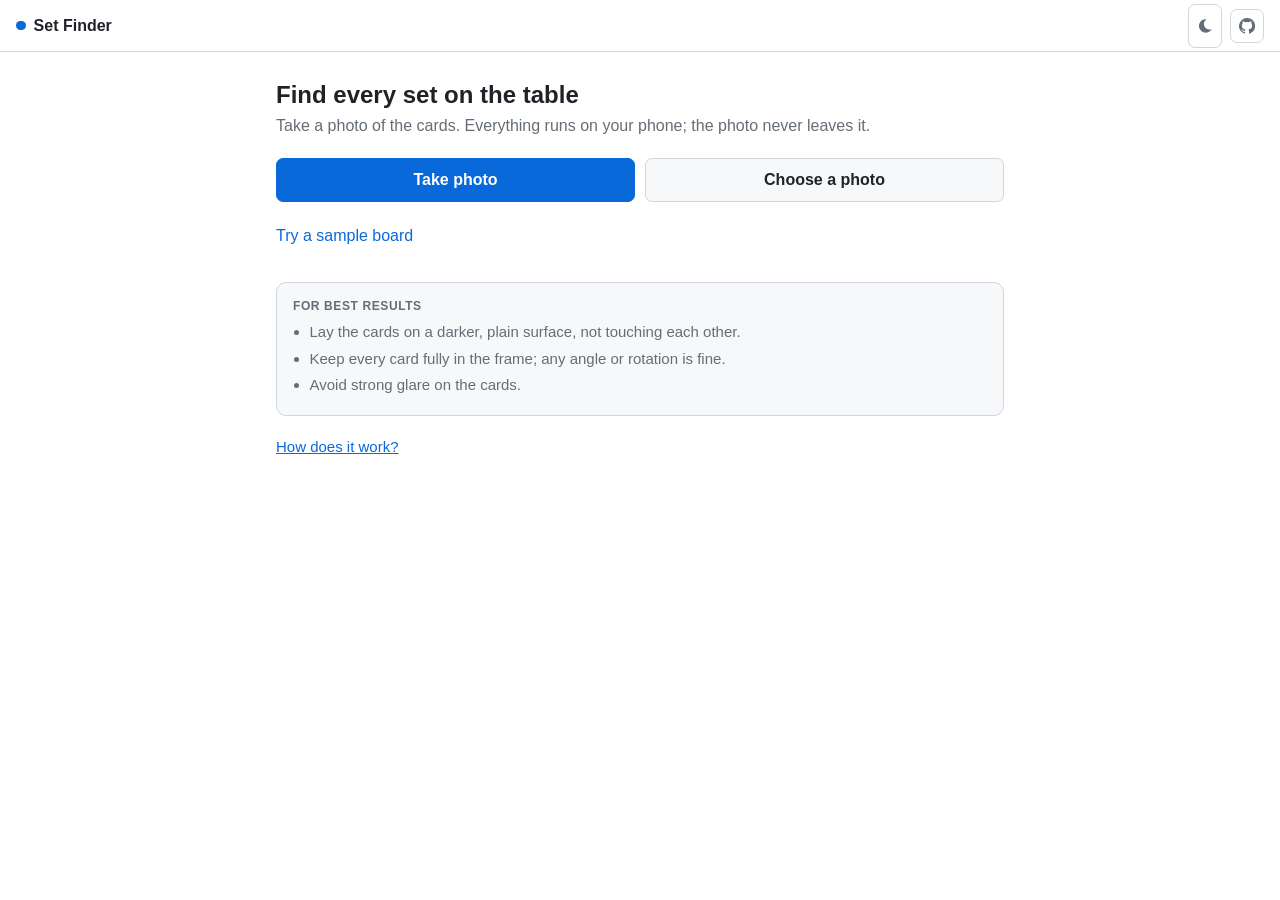
<file: docs/index.html>
<!doctype html>
<html lang="en">
<head>
  <meta charset="utf-8">
  <meta name="viewport" content="width=device-width, initial-scale=1, viewport-fit=cover">
  <title>Set Finder</title>
  <meta name="description" content="Point your camera at a board of Set cards and see every set on it.">
  <meta name="theme-color" content="#ffffff">
  <meta name="apple-mobile-web-app-capable" content="yes">
  <meta name="mobile-web-app-capable" content="yes">
  <meta name="apple-mobile-web-app-title" content="Set Finder">
  <meta name="apple-mobile-web-app-status-bar-style" content="default">
  <link rel="manifest" href="manifest.webmanifest">
  <link rel="icon" type="image/png" sizes="32x32" href="icons/favicon-32.png">
  <link rel="apple-touch-icon" href="icons/apple-touch-icon.png">
  <script>
    // light or dark, set before first paint so nothing flashes
    (function () {
      var t = null;
      try { t = localStorage.getItem("theme"); } catch (e) {}
      if (t !== "light" && t !== "dark") t = matchMedia("(prefers-color-scheme: dark)").matches ? "dark" : "light";
      document.documentElement.dataset.theme = t;
    })();
  </script>
  <link rel="stylesheet" href="style.css">
</head>
<body>
  <!-- stripe patterns shared by every card drawing on the page -->
  <svg width="0" height="0" aria-hidden="true" style="position:absolute">
    <defs>
      <pattern id="stripe-red" width="4" height="5" patternUnits="userSpaceOnUse"><rect width="4" height="1.7" fill="#e5352b"/></pattern>
      <pattern id="stripe-green" width="4" height="5" patternUnits="userSpaceOnUse"><rect width="4" height="1.7" fill="#1a9e4b"/></pattern>
      <pattern id="stripe-purple" width="4" height="5" patternUnits="userSpaceOnUse"><rect width="4" height="1.7" fill="#6a3fa0"/></pattern>
    </defs>
  </svg>

  <header class="topbar">
    <a class="brand" href="./"><span class="brand-dot"></span>Set Finder</a>
    <span class="spacer"></span>
    <button id="again" class="small" hidden>New photo</button>
    <button id="theme-toggle" class="icon-btn" type="button" aria-label="Switch to dark theme">
      <svg viewBox="0 0 16 16" aria-hidden="true"><path d="M9.6 1.2a6.8 6.8 0 1 0 5.2 9.9A5.6 5.6 0 0 1 9.6 1.2Z"/></svg>
    </button>
    <a class="icon-btn" href="https://github.com/jhofman/setgamematch" aria-label="Source on GitHub">
      <svg viewBox="0 0 16 16" aria-hidden="true"><path d="M8 0a8 8 0 0 0-2.53 15.59c.4.07.55-.17.55-.38v-1.34c-2.23.48-2.7-1.07-2.7-1.07-.36-.92-.89-1.17-.89-1.17-.73-.5.06-.49.06-.49.8.06 1.23.83 1.23.83.72 1.22 1.88.87 2.34.67.07-.52.28-.87.5-1.07-1.78-.2-3.65-.89-3.65-3.95 0-.87.31-1.59.82-2.15-.08-.2-.36-1.02.08-2.12 0 0 .67-.21 2.2.82a7.6 7.6 0 0 1 4 0c1.53-1.04 2.2-.82 2.2-.82.44 1.1.16 1.92.08 2.12.51.56.82 1.28.82 2.15 0 3.07-1.87 3.75-3.65 3.95.29.25.54.73.54 1.48v2.2c0 .21.15.46.55.38A8 8 0 0 0 8 0Z"/></svg>
    </a>
  </header>

  <main>
    <section id="start">
      <h1 class="page-title">Find every set on the table</h1>
      <p class="lead">Take a photo of the cards. Everything runs on your phone; the photo never leaves it.</p>
      <div class="actions">
        <label class="button primary">
          <input id="camera" type="file" accept="image/*" capture="environment" hidden>
          Take photo
        </label>
        <label class="button">
          <input id="library" type="file" accept="image/*" hidden>
          Choose a photo
        </label>
      </div>
      <button id="sample" class="link">Try a sample board</button>
      <div class="panel">
        <span class="label">For best results</span>
        <ul class="tips">
          <li>Lay the cards on a darker, plain surface, not touching each other.</li>
          <li>Keep every card fully in the frame; any angle or rotation is fine.</li>
          <li>Avoid strong glare on the cards.</li>
        </ul>
      </div>
      <p class="more"><a href="how.html">How does it work?</a></p>
    </section>

    <section id="result" hidden>
      <div id="stage">
        <canvas id="photo"></canvas>
        <div id="busy" hidden><span class="spinner"></span>Looking for cards…</div>
      </div>
      <p id="summary" role="status"></p>
      <section class="box" id="sets-box" hidden>
        <div class="box-head"><h2>Sets <span class="counter" id="set-count"></span></h2><small>Tap one to show it on the photo</small></div>
        <div id="sets"></div>
      </section>
      <section class="box" id="cards-box" hidden>
        <div class="box-head"><h2>Cards <span class="counter" id="card-count"></span></h2><small>Tap one to correct it</small></div>
        <div id="cards"></div>
      </section>
      <p class="more"><a href="how.html">How does it work?</a></p>
    </section>
  </main>

  <dialog id="editor">
    <form method="dialog">
      <div id="editor-preview"></div>
      <div id="editor-fields"></div>
      <div class="dialog-actions">
        <button type="button" id="editor-remove" class="danger">Not a card</button>
        <button type="submit" class="primary">Done</button>
      </div>
    </form>
  </dialog>

  <script src="setvision.js"></script>
  <script src="app.js"></script>
</body>
</html>
</file>
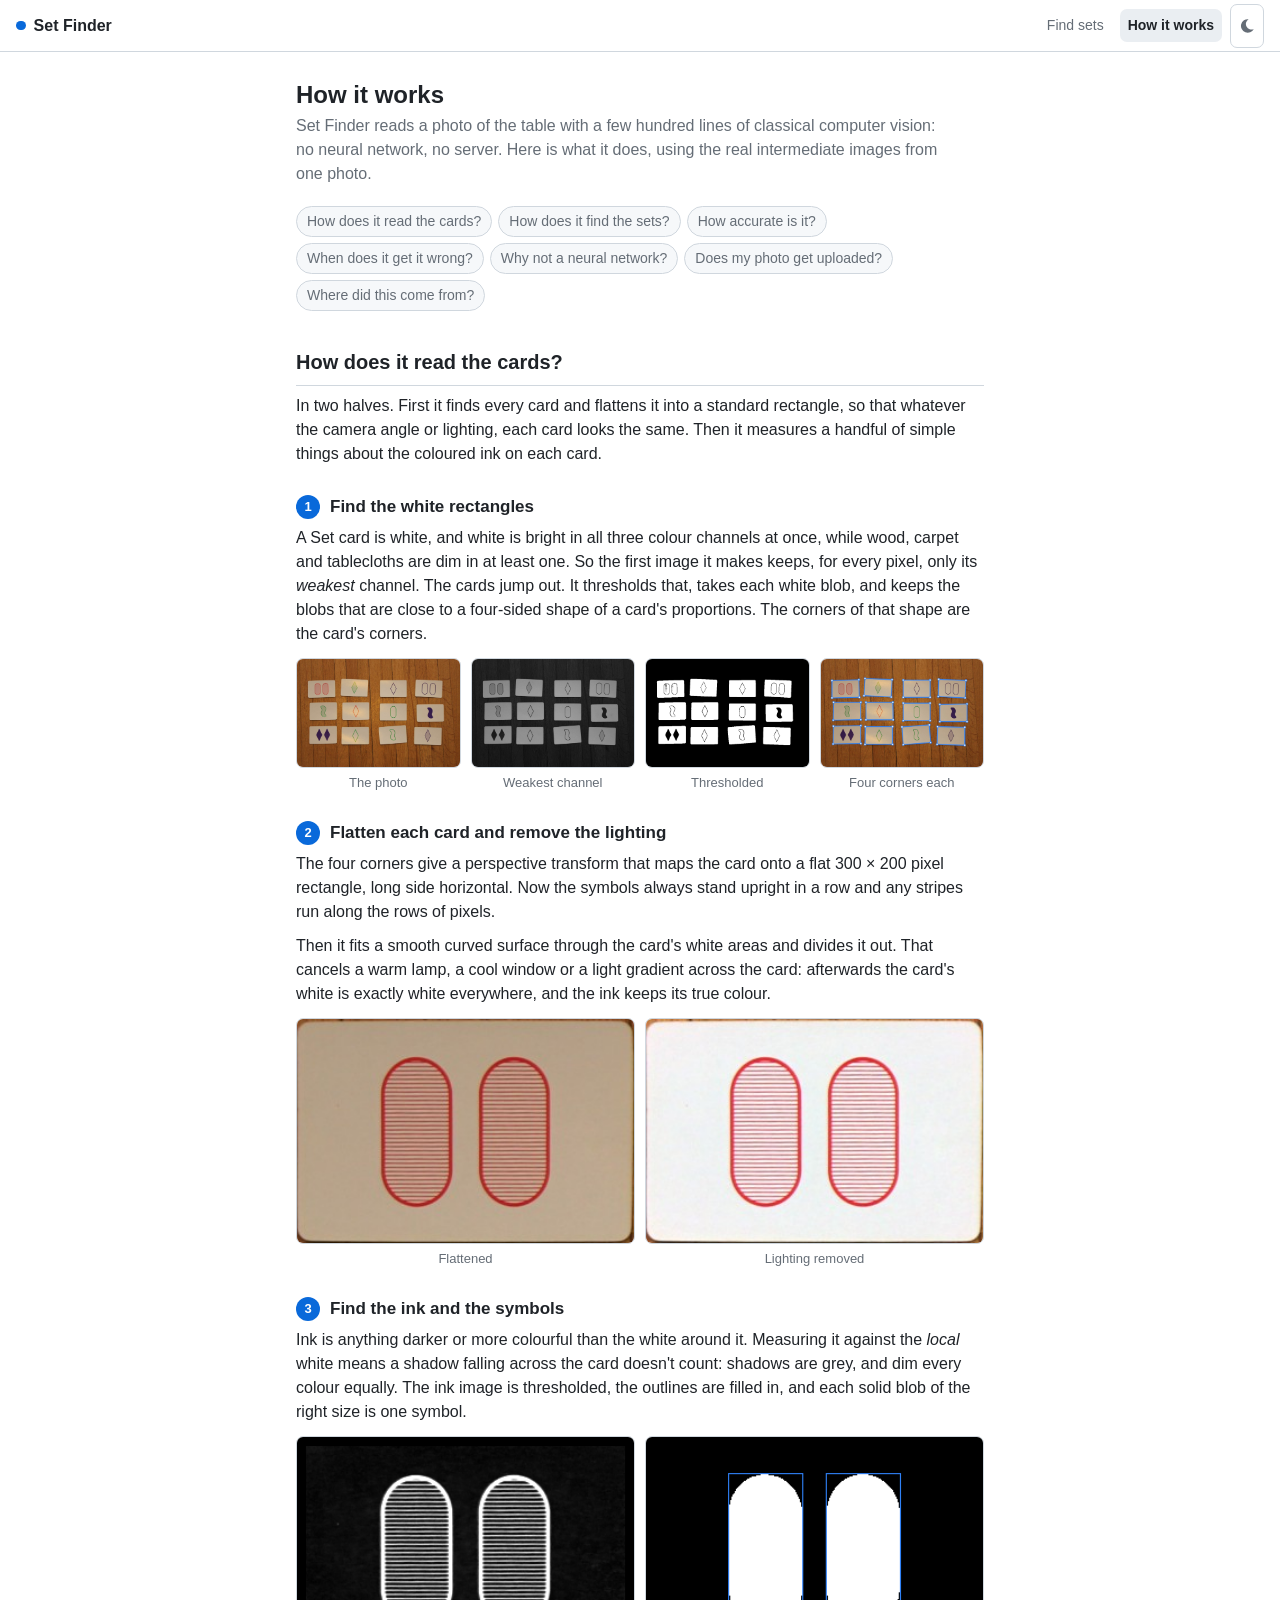
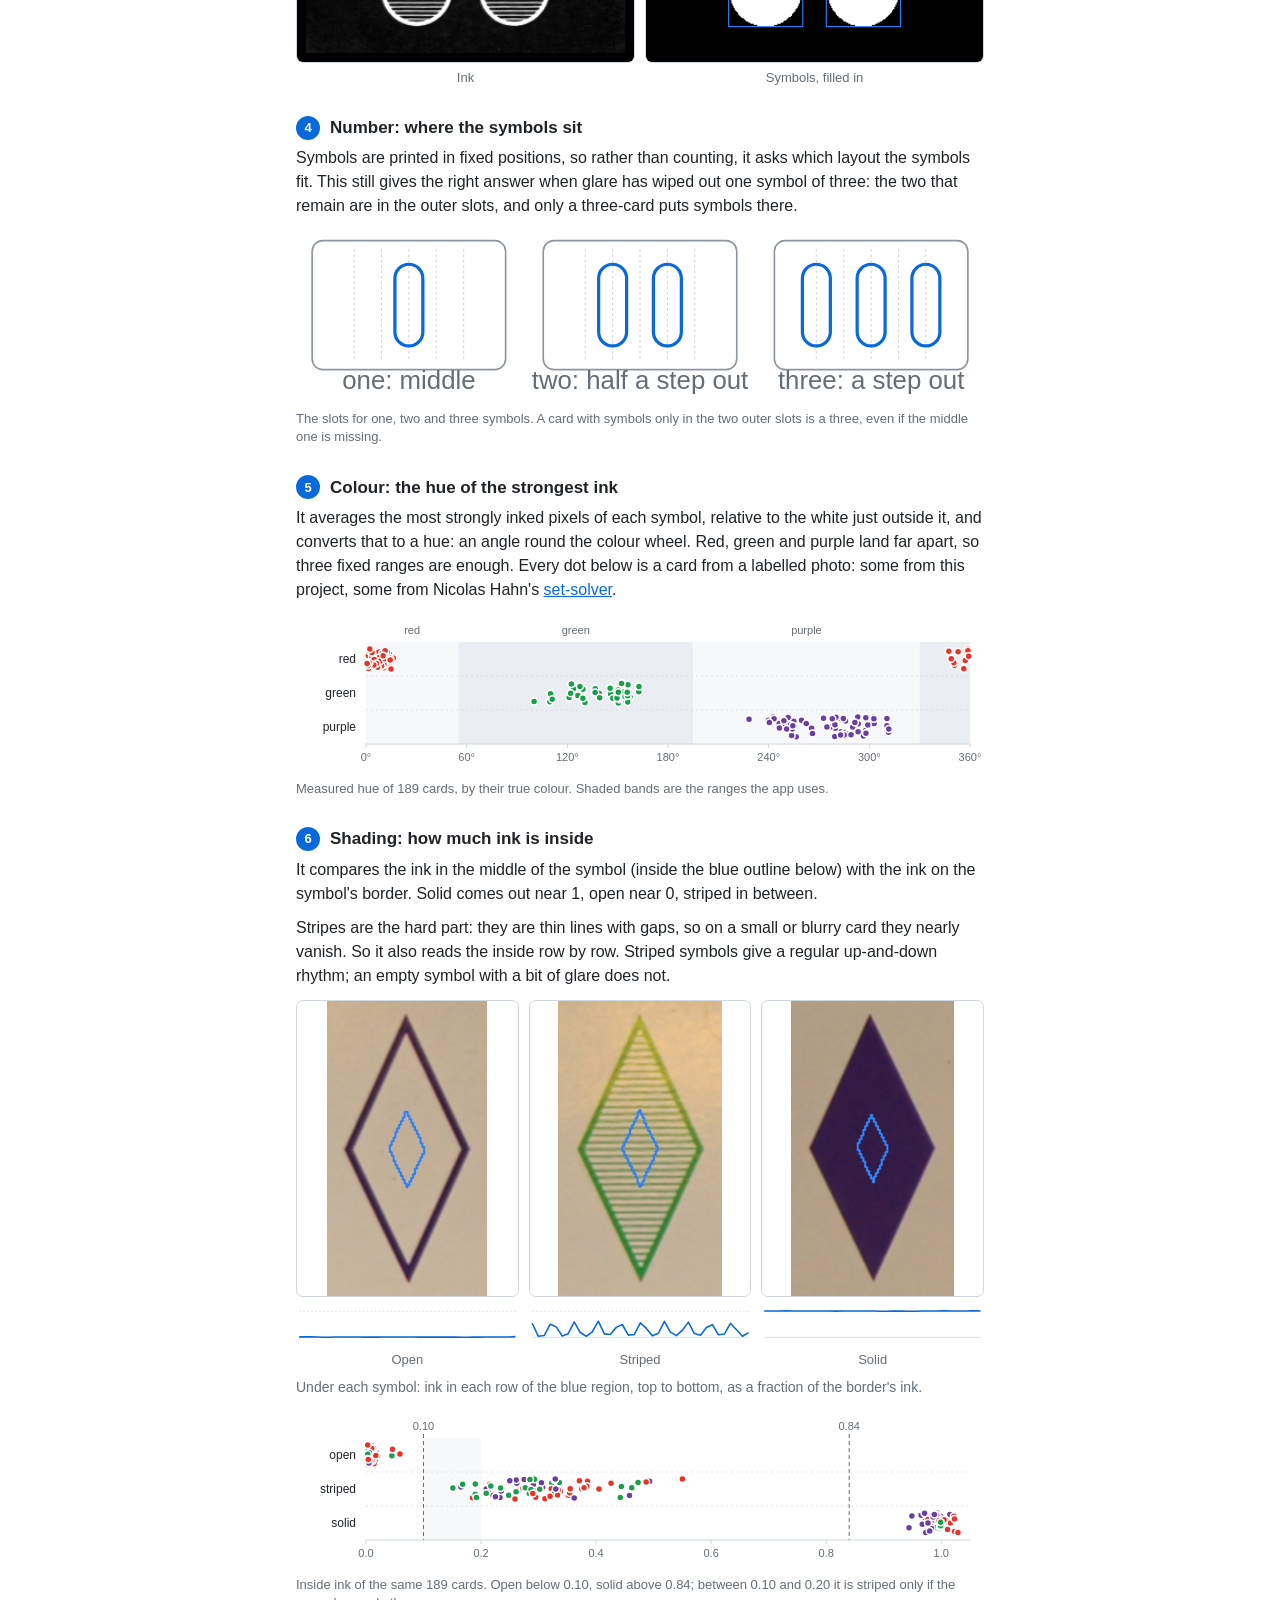
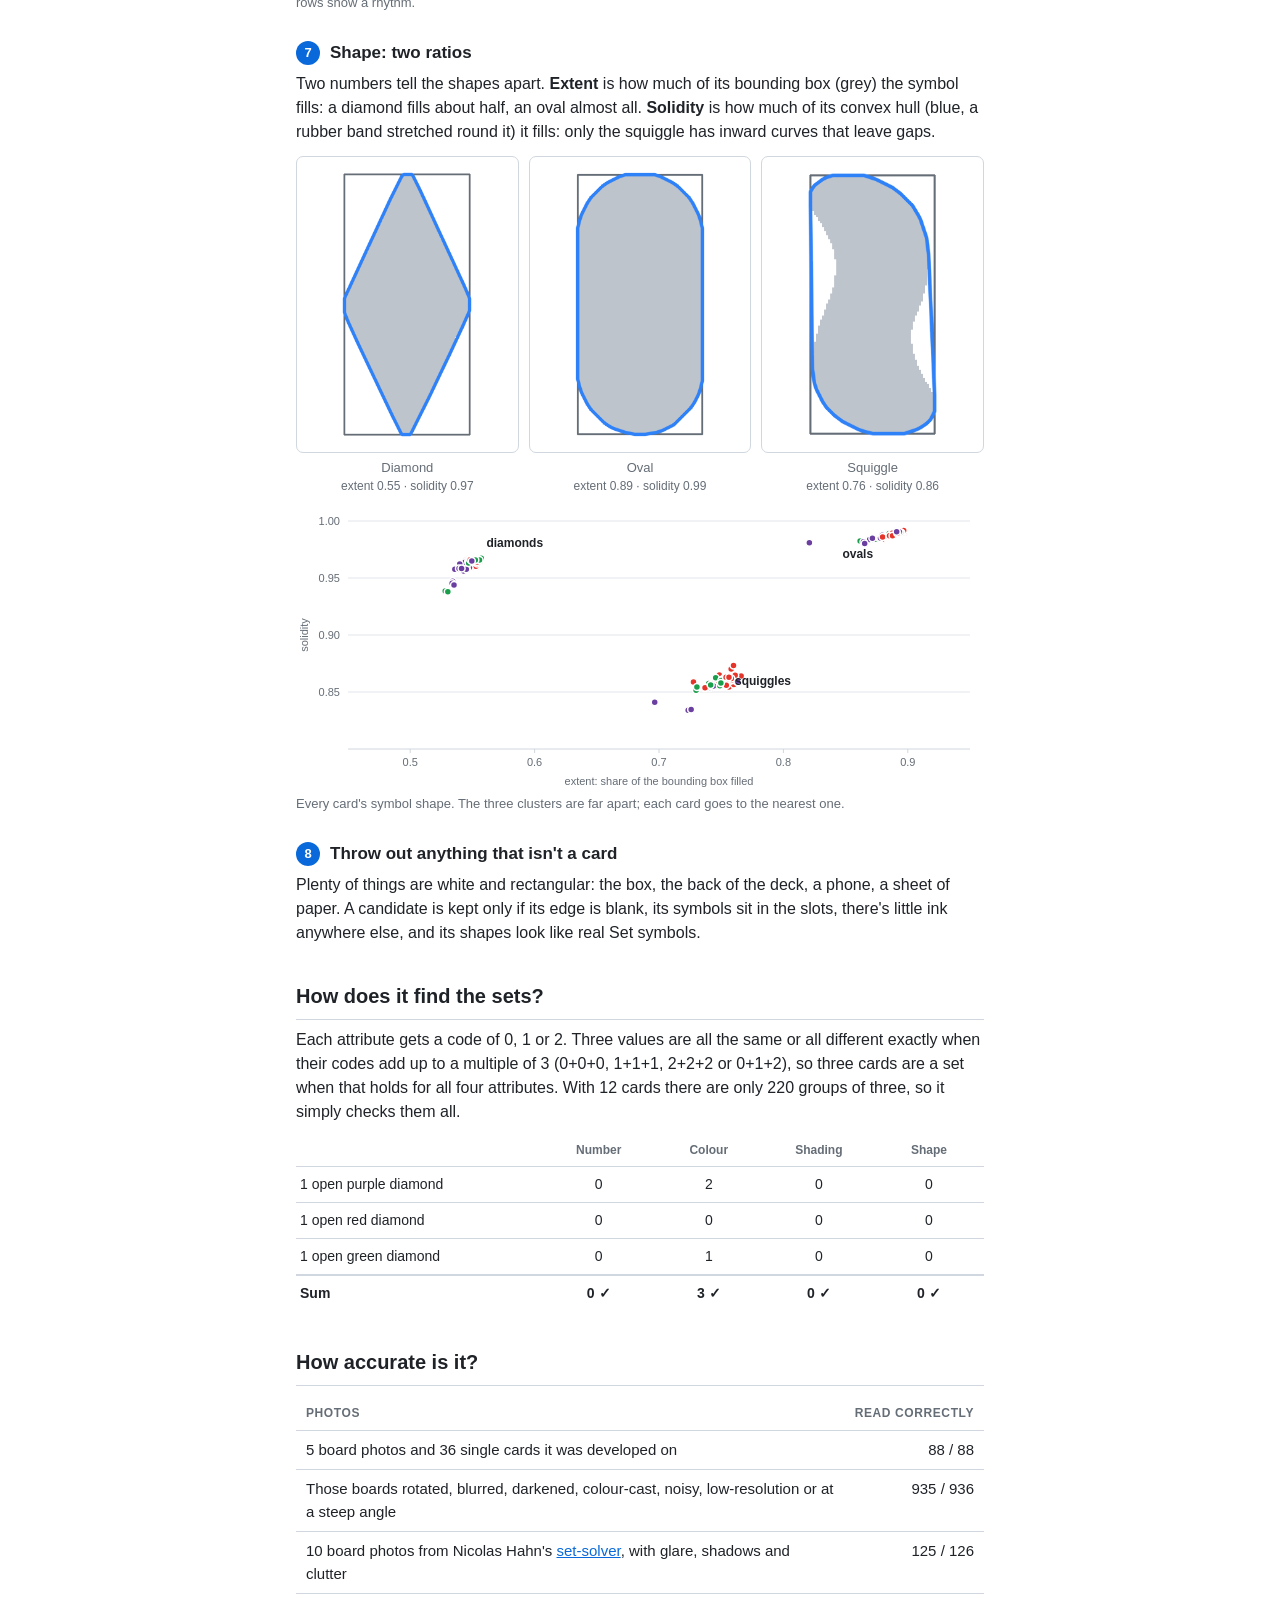
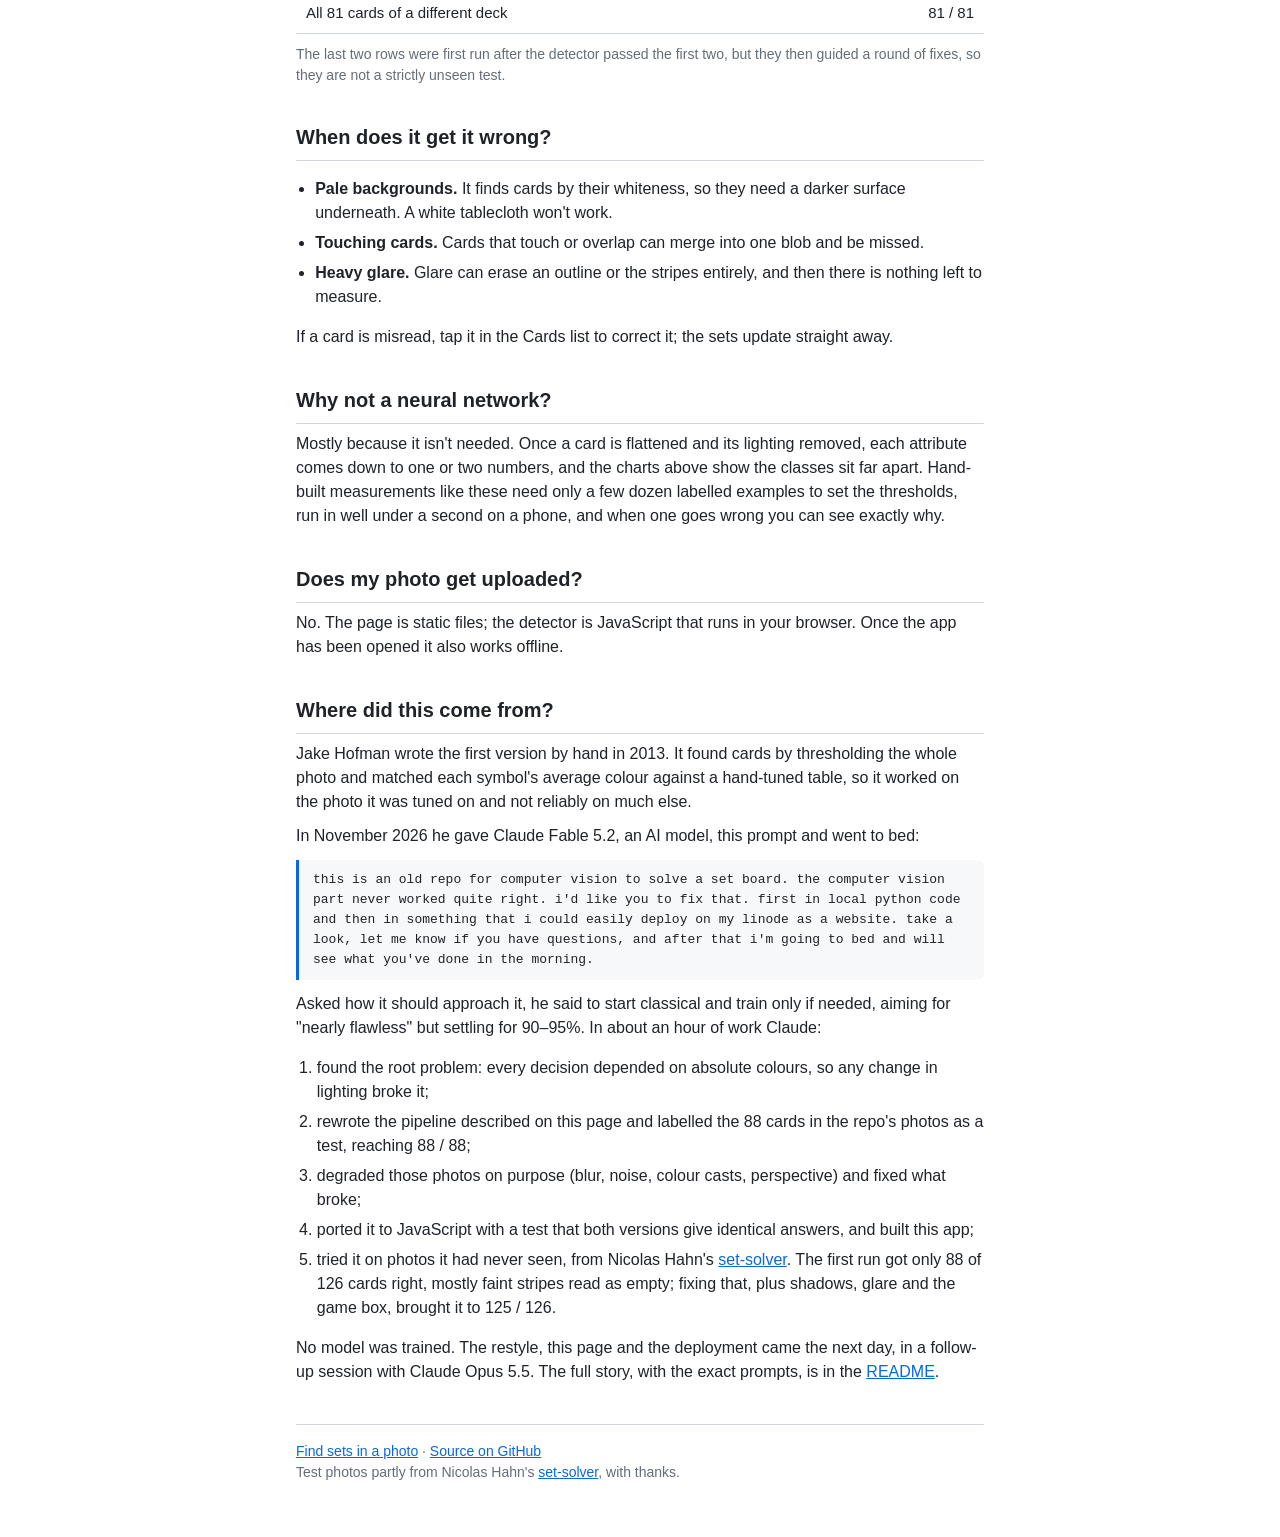
<file: docs/how.html>
<!doctype html>
<html lang="en">
<head>
  <meta charset="utf-8">
  <meta name="viewport" content="width=device-width, initial-scale=1, viewport-fit=cover">
  <title>How it works · Set Finder</title>
  <meta name="description" content="How Set Finder reads a photo of Set cards, step by step, with the real intermediate images.">
  <meta name="theme-color" content="#ffffff">
  <link rel="icon" type="image/png" sizes="32x32" href="icons/favicon-32.png">
  <link rel="apple-touch-icon" href="icons/apple-touch-icon.png">
  <link rel="manifest" href="manifest.webmanifest">
  <script>
    (function () {
      var t = null;
      try { t = localStorage.getItem("theme"); } catch (e) {}
      if (t !== "light" && t !== "dark") t = matchMedia("(prefers-color-scheme: dark)").matches ? "dark" : "light";
      document.documentElement.dataset.theme = t;
    })();
  </script>
  <link rel="stylesheet" href="style.css">
</head>
<body class="doc">
  <header class="topbar">
    <a class="brand" href="./"><span class="brand-dot"></span>Set Finder</a>
    <span class="spacer"></span>
    <a class="topbar-link" href="./">Find sets</a>
    <a class="topbar-link" href="how.html" aria-current="page">How it works</a>
    <button id="theme-toggle" class="icon-btn" type="button" aria-label="Switch to dark theme">
      <svg viewBox="0 0 16 16" aria-hidden="true"><path d="M9.6 1.2a6.8 6.8 0 1 0 5.2 9.9A5.6 5.6 0 0 1 9.6 1.2Z"/></svg>
    </button>
  </header>

  <main>
    <h1 class="page-title">How it works</h1>
    <p class="lead">Set Finder reads a photo of the table with a few hundred lines of classical computer vision: no neural network, no server. Here is what it does, using the real intermediate images from one photo.</p>

    <nav class="toc" aria-label="Questions on this page">
      <a href="#how">How does it read the cards?</a>
      <a href="#finding-sets">How does it find the sets?</a>
      <a href="#accuracy">How accurate is it?</a>
      <a href="#fails">When does it get it wrong?</a>
      <a href="#why">Why not a neural network?</a>
      <a href="#privacy">Does my photo get uploaded?</a>
      <a href="#history">Where did this come from?</a>
    </nav>

    <!-- ============================================================== how -->
    <section id="how" class="q">
      <h2>How does it read the cards?</h2>
      <p>In two halves. First it finds every card and flattens it into a standard rectangle, so that whatever the camera angle or lighting, each card looks the same. Then it measures a handful of simple things about the coloured ink on each card.</p>

      <h3><span class="step">1</span>Find the white rectangles</h3>
      <p>A Set card is white, and white is bright in all three colour channels at once, while wood, carpet and tablecloths are dim in at least one. So the first image it makes keeps, for every pixel, only its <em>weakest</em> channel. The cards jump out. It thresholds that, takes each white blob, and keeps the blobs that are close to a four-sided shape of a card's proportions. The corners of that shape are the card's corners.</p>
      <div class="fig fig-4">
        <figure><img src="how/board.jpg" alt="The photo of twelve cards on a wooden floor" loading="lazy"><figcaption>The photo</figcaption></figure>
        <figure><img src="how/whiteness.jpg" alt="The same photo in grey, where cards are bright and the floor is dark" loading="lazy"><figcaption>Weakest channel</figcaption></figure>
        <figure><img src="how/threshold.png" alt="Black and white image: cards are white blobs" loading="lazy"><figcaption>Thresholded</figcaption></figure>
        <figure><img src="how/outlines.jpg" alt="The photo with each card outlined and its four corners marked" loading="lazy"><figcaption>Four corners each</figcaption></figure>
      </div>

      <h3><span class="step">2</span>Flatten each card and remove the lighting</h3>
      <p>The four corners give a perspective transform that maps the card onto a flat 300 × 200 pixel rectangle, long side horizontal. Now the symbols always stand upright in a row and any stripes run along the rows of pixels.</p>
      <p>Then it fits a smooth curved surface through the card's white areas and divides it out. That cancels a warm lamp, a cool window or a light gradient across the card: afterwards the card's white is exactly white everywhere, and the ink keeps its true colour.</p>
      <div class="fig fig-2">
        <figure><img src="how/card-warped.jpg" alt="One card, flattened: two striped red ovals on a yellowish card" loading="lazy"><figcaption>Flattened</figcaption></figure>
        <figure><img src="how/card-normalised.jpg" alt="The same card with the yellow tint removed" loading="lazy"><figcaption>Lighting removed</figcaption></figure>
      </div>

      <h3><span class="step">3</span>Find the ink and the symbols</h3>
      <p>Ink is anything darker or more colourful than the white around it. Measuring it against the <em>local</em> white means a shadow falling across the card doesn't count: shadows are grey, and dim every colour equally. The ink image is thresholded, the outlines are filled in, and each solid blob of the right size is one symbol.</p>
      <div class="fig fig-2">
        <figure><img src="how/card-ink.png" alt="The ink map: outlines and stripes bright, card black" loading="lazy"><figcaption>Ink</figcaption></figure>
        <figure><img src="how/card-symbols.png" alt="Two filled white capsule shapes, each in a thin box" loading="lazy"><figcaption>Symbols, filled in</figcaption></figure>
      </div>

      <h3><span class="step">4</span>Number: where the symbols sit</h3>
      <p>Symbols are printed in fixed positions, so rather than counting, it asks which layout the symbols fit. This still gives the right answer when glare has wiped out one symbol of three: the two that remain are in the outer slots, and only a three-card puts symbols there.</p>
      <figure class="fig-wide">
        <svg id="slots" class="diagram" viewBox="0 0 640 150" role="img" aria-label="Three cards showing symbol slots: one symbol sits in the middle, two sit half a step either side of the middle, three sit at the middle and one full step either side."></svg>
        <figcaption>The slots for one, two and three symbols. A card with symbols only in the two outer slots is a three, even if the middle one is missing.</figcaption>
      </figure>

      <h3><span class="step">5</span>Colour: the hue of the strongest ink</h3>
      <p>It averages the most strongly inked pixels of each symbol, relative to the white just outside it, and converts that to a hue: an angle round the colour wheel. Red, green and purple land far apart, so three fixed ranges are enough. Every dot below is a card from a labelled photo: some from this project, some from Nicolas Hahn's <a href="https://github.com/nicolashahn/set-solver">set-solver</a>.</p>
      <figure class="fig-wide">
        <div class="chart" id="chart-hue"></div>
        <figcaption>Measured hue of <span class="n-cards">189</span> cards, by their true colour. Shaded bands are the ranges the app uses.</figcaption>
      </figure>

      <h3><span class="step">6</span>Shading: how much ink is inside</h3>
      <p>It compares the ink in the middle of the symbol (inside the blue outline below) with the ink on the symbol's border. Solid comes out near 1, open near 0, striped in between.</p>
      <p>Stripes are the hard part: they are thin lines with gaps, so on a small or blurry card they nearly vanish. So it also reads the inside row by row. Striped symbols give a regular up-and-down rhythm; an empty symbol with a bit of glare does not.</p>
      <div class="fig fig-3 shading">
        <figure><img src="how/shading-open.jpg" alt="An open purple diamond with a small blue outline in its middle" loading="lazy"><div class="chart spark" data-key="open"></div><figcaption>Open</figcaption></figure>
        <figure><img src="how/shading-striped.jpg" alt="A striped green diamond with a small blue outline in its middle" loading="lazy"><div class="chart spark" data-key="striped"></div><figcaption>Striped</figcaption></figure>
        <figure><img src="how/shading-solid.jpg" alt="A solid purple diamond with a small blue outline in its middle" loading="lazy"><div class="chart spark" data-key="solid"></div><figcaption>Solid</figcaption></figure>
      </div>
      <p class="note">Under each symbol: ink in each row of the blue region, top to bottom, as a fraction of the border's ink.</p>
      <figure class="fig-wide">
        <div class="chart" id="chart-fill"></div>
        <figcaption>Inside ink of the same <span class="n-cards">189</span> cards. Open below 0.10, solid above 0.84; between 0.10 and 0.20 it is striped only if the rows show a rhythm.</figcaption>
      </figure>

      <h3><span class="step">7</span>Shape: two ratios</h3>
      <p>Two numbers tell the shapes apart. <strong>Extent</strong> is how much of its bounding box (grey) the symbol fills: a diamond fills about half, an oval almost all. <strong>Solidity</strong> is how much of its convex hull (blue, a rubber band stretched round it) it fills: only the squiggle has inward curves that leave gaps.</p>
      <div class="fig fig-3 shapes">
        <figure><img src="how/shape-diamond.png" alt="A filled diamond inside its bounding box" loading="lazy"><figcaption>Diamond<br><span class="num" data-shape="diamond"></span></figcaption></figure>
        <figure><img src="how/shape-oval.png" alt="A filled oval nearly filling its bounding box" loading="lazy"><figcaption>Oval<br><span class="num" data-shape="oval"></span></figcaption></figure>
        <figure><img src="how/shape-squiggle.png" alt="A filled squiggle with gaps between it and the blue hull" loading="lazy"><figcaption>Squiggle<br><span class="num" data-shape="squiggle"></span></figcaption></figure>
      </div>
      <figure class="fig-wide">
        <div class="chart" id="chart-shape"></div>
        <figcaption>Every card's symbol shape. The three clusters are far apart; each card goes to the nearest one.</figcaption>
      </figure>

      <h3><span class="step">8</span>Throw out anything that isn't a card</h3>
      <p>Plenty of things are white and rectangular: the box, the back of the deck, a phone, a sheet of paper. A candidate is kept only if its edge is blank, its symbols sit in the slots, there's little ink anywhere else, and its shapes look like real Set symbols.</p>
    </section>

    <!-- ============================================================= sets -->
    <section id="finding-sets" class="q">
      <h2>How does it find the sets?</h2>
      <p>Each attribute gets a code of 0, 1 or 2. Three values are all the same or all different exactly when their codes add up to a multiple of 3 (0+0+0, 1+1+1, 2+2+2 or 0+1+2), so three cards are a set when that holds for all four attributes. With 12 cards there are only 220 groups of three, so it simply checks them all.</p>
      <div class="table-wrap">
        <table class="codes">
          <thead><tr><th></th><th>Number</th><th>Colour</th><th>Shading</th><th>Shape</th></tr></thead>
          <tbody>
            <tr><th>1 open purple diamond</th><td>0</td><td>2</td><td>0</td><td>0</td></tr>
            <tr><th>1 open red diamond</th><td>0</td><td>0</td><td>0</td><td>0</td></tr>
            <tr><th>1 open green diamond</th><td>0</td><td>1</td><td>0</td><td>0</td></tr>
            <tr class="sum"><th>Sum</th><td>0 ✓</td><td>3 ✓</td><td>0 ✓</td><td>0 ✓</td></tr>
          </tbody>
        </table>
      </div>
    </section>

    <!-- ========================================================= accuracy -->
    <section id="accuracy" class="q">
      <h2>How accurate is it?</h2>
      <div class="table-wrap">
        <table>
          <thead><tr><th>Photos</th><th class="r">Read correctly</th></tr></thead>
          <tbody>
            <tr><td>5 board photos and 36 single cards it was developed on</td><td class="r">88 / 88</td></tr>
            <tr><td>Those boards rotated, blurred, darkened, colour-cast, noisy, low-resolution or at a steep angle</td><td class="r">935 / 936</td></tr>
            <tr><td>10 board photos from Nicolas Hahn's <a href="https://github.com/nicolashahn/set-solver">set-solver</a>, with glare, shadows and clutter</td><td class="r">125 / 126</td></tr>
            <tr><td>All 81 cards of a different deck</td><td class="r">81 / 81</td></tr>
          </tbody>
        </table>
      </div>
      <p class="note">The last two rows were first run after the detector passed the first two, but they then guided a round of fixes, so they are not a strictly unseen test.</p>
    </section>

    <!-- ============================================================ fails -->
    <section id="fails" class="q">
      <h2>When does it get it wrong?</h2>
      <ul>
        <li><strong>Pale backgrounds.</strong> It finds cards by their whiteness, so they need a darker surface underneath. A white tablecloth won't work.</li>
        <li><strong>Touching cards.</strong> Cards that touch or overlap can merge into one blob and be missed.</li>
        <li><strong>Heavy glare.</strong> Glare can erase an outline or the stripes entirely, and then there is nothing left to measure.</li>
      </ul>
      <p>If a card is misread, tap it in the Cards list to correct it; the sets update straight away.</p>
    </section>

    <!-- ============================================================== why -->
    <section id="why" class="q">
      <h2>Why not a neural network?</h2>
      <p>Mostly because it isn't needed. Once a card is flattened and its lighting removed, each attribute comes down to one or two numbers, and the charts above show the classes sit far apart. Hand-built measurements like these need only a few dozen labelled examples to set the thresholds, run in well under a second on a phone, and when one goes wrong you can see exactly why.</p>
    </section>

    <!-- ========================================================== privacy -->
    <section id="privacy" class="q">
      <h2>Does my photo get uploaded?</h2>
      <p>No. The page is static files; the detector is JavaScript that runs in your browser. Once the app has been opened it also works offline.</p>
    </section>

    <!-- ========================================================== history -->
    <section id="history" class="q">
      <h2>Where did this come from?</h2>
      <p>Jake Hofman wrote the first version by hand in 2013. It found cards by thresholding the whole photo and matched each symbol's average colour against a hand-tuned table, so it worked on the photo it was tuned on and not reliably on much else.</p>
      <p>In November 2026 he gave Claude Fable 5.2, an AI model, this prompt and went to bed:</p>
      <blockquote>this is an old repo for computer vision to solve a set board. the computer vision part never worked quite right. i'd like you to fix that. first in local python code and then in something that i could easily deploy on my linode as a website. take a look, let me know if you have questions, and after that i'm going to bed and will see what you've done in the morning.</blockquote>
      <p>Asked how it should approach it, he said to start classical and train only if needed, aiming for "nearly flawless" but settling for 90–95%. In about an hour of work Claude:</p>
      <ol class="history">
        <li>found the root problem: every decision depended on absolute colours, so any change in lighting broke it;</li>
        <li>rewrote the pipeline described on this page and labelled the 88 cards in the repo's photos as a test, reaching 88 / 88;</li>
        <li>degraded those photos on purpose (blur, noise, colour casts, perspective) and fixed what broke;</li>
        <li>ported it to JavaScript with a test that both versions give identical answers, and built this app;</li>
        <li>tried it on photos it had never seen, from Nicolas Hahn's <a href="https://github.com/nicolashahn/set-solver">set-solver</a>. The first run got only 88 of 126 cards right, mostly faint stripes read as empty; fixing that, plus shadows, glare and the game box, brought it to 125 / 126.</li>
      </ol>
      <p>No model was trained. The restyle, this page and the deployment came the next day, in a follow-up session with Claude Opus 5.5. The full story, with the exact prompts, is in the <a href="https://github.com/jhofman/setgamematch#history">README</a>.</p>
    </section>

    <p class="footer-links"><a href="./">Find sets in a photo</a> · <a href="https://github.com/jhofman/setgamematch">Source on GitHub</a><br>
      Test photos partly from Nicolas Hahn's <a href="https://github.com/nicolashahn/set-solver">set-solver</a>, with thanks.</p>
  </main>

  <div id="tooltip" class="tooltip" role="status" hidden></div>
  <script src="how.js"></script>
</body>
</html>
</file>
<file: docs/style.css>
/*
 * Set Finder. Colours and controls follow the tri-times project (GitHub-style
 * greys, one blue accent). Light and dark themes are picked by
 * <html data-theme="…">, which a script in <head> sets before first paint.
 */
:root {
  color-scheme: light;
  --bg: #ffffff;
  --bg-2: #f6f8fa;
  --bg-3: #eaeef2;
  --border: #d0d7de;
  --border-hover: #8c959f;
  --text: #1f2328;
  --text-2: #656d76;
  --text-3: #8c959f;
  --accent: #0969da;
  --accent-text: #ffffff;
  --accent-ring: rgba(9, 105, 218, 0.3);
  --danger: #cf222e;
  --radius: 10px;
  --radius-sm: 7px;
  --font: -apple-system, BlinkMacSystemFont, "Segoe UI", Aptos, "Noto Sans", Helvetica, Arial, sans-serif;
  --mono: ui-monospace, SFMono-Regular, Menlo, Consolas, monospace;
}
:root[data-theme="dark"] {
  color-scheme: dark;
  --bg: #0d1117;
  --bg-2: #161b22;
  --bg-3: #21262d;
  --border: #30363d;
  --border-hover: #484f58;
  --text: #e6edf3;
  --text-2: #8b949e;
  --text-3: #6e7681;
  --accent: #58a6ff;
  --accent-text: #0d1117;
  --accent-ring: rgba(88, 166, 255, 0.35);
  --danger: #ff7b72;
}

* { box-sizing: border-box; }
[hidden] { display: none !important; }
html { -webkit-text-size-adjust: 100%; }
body {
  margin: 0;
  background: var(--bg);
  color: var(--text);
  font: 16px/1.5 var(--font);
  -webkit-tap-highlight-color: transparent;
}
h1, h2, h3 { font-weight: 650; }
a { color: var(--accent); }

/* ---------------------------------------------------------------- top bar */
.topbar {
  position: sticky;
  top: 0;
  z-index: 5;
  display: flex;
  align-items: center;
  gap: 8px;
  min-height: calc(52px + env(safe-area-inset-top));
  padding: env(safe-area-inset-top) max(16px, env(safe-area-inset-right)) 0 max(16px, env(safe-area-inset-left));
  background: var(--bg);
  border-bottom: 1px solid var(--border);
}
.brand {
  display: inline-flex;
  align-items: center;
  gap: 8px;
  color: var(--text);
  font-weight: 650;
  text-decoration: none;
  white-space: nowrap;
}
.brand-dot { width: 0.6rem; height: 0.6rem; border-radius: 50%; background: var(--accent); }
.spacer { flex: 1; }
.topbar-link {
  color: var(--text-2);
  font-size: 0.875rem;
  text-decoration: none;
  padding: 6px 8px;
  border-radius: var(--radius-sm);
  white-space: nowrap;
}
.topbar-link:hover { color: var(--text); }
.topbar-link[aria-current="page"] { color: var(--text); background: var(--bg-3); font-weight: 600; }
.icon-btn {
  display: inline-flex;
  align-items: center;
  justify-content: center;
  flex: 0 0 34px;
  width: 34px;
  height: 34px;
  padding: 0;
  border: 1px solid var(--border);
  border-radius: var(--radius-sm);
  background: var(--bg);
  color: var(--text-2);
  cursor: pointer;
}
.icon-btn:hover { color: var(--text); border-color: var(--border-hover); }
.icon-btn svg { width: 16px; height: 16px; fill: currentColor; }

/* ------------------------------------------------------------------ layout */
main {
  max-width: 760px;
  margin: 0 auto;
  padding: 20px max(16px, env(safe-area-inset-right)) calc(40px + env(safe-area-inset-bottom)) max(16px, env(safe-area-inset-left));
}
.page-title { font-size: 1.5rem; margin: 8px 0 4px; line-height: 1.25; }
.lead { color: var(--text-2); margin: 0 0 20px; text-wrap: pretty; }
.actions { display: flex; flex-wrap: wrap; gap: 10px; }

/* ----------------------------------------------------------------- buttons */
button, .button {
  font: inherit;
  font-weight: 600;
  display: inline-flex;
  align-items: center;
  justify-content: center;
  gap: 8px;
  min-height: 44px;
  padding: 0 18px;
  border-radius: var(--radius-sm);
  border: 1px solid var(--border);
  background: var(--bg-2);
  color: var(--text);
  cursor: pointer;
  user-select: none;
}
button:hover, .button:hover { border-color: var(--border-hover); }
.actions .button { flex: 1 1 160px; white-space: nowrap; }
.primary, .primary:hover { background: var(--accent); border-color: var(--accent); color: var(--accent-text); }
.primary:hover { filter: brightness(1.07); }
.danger { color: var(--danger); }
.small { min-height: 34px; padding: 0 12px; font-size: 0.875rem; }
.link { border: 0; background: none; color: var(--accent); padding: 0; margin-top: 12px; min-height: 44px; font-weight: 500; }
.link:hover { text-decoration: underline; }
button:focus-visible, .button:focus-within, .icon-btn:focus-visible, a:focus-visible {
  outline: none;
  box-shadow: 0 0 0 3px var(--accent-ring);
}

/* ----------------------------------------------------------- panels, boxes */
.panel {
  margin-top: 24px;
  padding: 14px 16px;
  background: var(--bg-2);
  border: 1px solid var(--border);
  border-radius: var(--radius);
}
.label {
  display: block;
  margin: 0 0 6px;
  font-size: 0.75rem;
  font-weight: 600;
  letter-spacing: 0.05em;
  text-transform: uppercase;
  color: var(--text-2);
}
.tips { color: var(--text-2); padding-left: 1.1em; margin: 0; font-size: 0.9375rem; }
.tips li { margin: 4px 0; }

.box {
  margin-top: 16px;
  border: 1px solid var(--border);
  border-radius: var(--radius);
  background: var(--bg-2);
}
.box-head {
  display: flex;
  align-items: baseline;
  flex-wrap: wrap;
  gap: 2px 10px;
  padding: 10px 14px 0;
}
.box-head h2 {
  margin: 0;
  display: inline-flex;
  align-items: baseline;
  gap: 6px;
  font-size: 0.75rem;
  font-weight: 600;
  letter-spacing: 0.05em;
  text-transform: uppercase;
  color: var(--text-2);
}
.box-head small { color: var(--text-2); font-size: 0.8125rem; }
.counter { color: var(--text-3); font-weight: 500; }

/* ------------------------------------------------------------------- photo */
#stage { position: relative; border-radius: var(--radius); overflow: hidden; background: #000; border: 1px solid var(--border); }
#photo { display: block; width: 100%; height: auto; max-height: 70vh; object-fit: contain; touch-action: manipulation; }
#busy {
  position: absolute; inset: 0;
  display: flex; align-items: center; justify-content: center; gap: 10px;
  background: rgba(0, 0, 0, 0.45); color: #fff; font-weight: 600;
}
.spinner {
  width: 20px; height: 20px; border-radius: 50%;
  border: 3px solid rgba(255, 255, 255, 0.35); border-top-color: #fff;
  animation: spin 0.8s linear infinite;
}
@keyframes spin { to { transform: rotate(360deg); } }
@media (prefers-reduced-motion: reduce) { .spinner { animation-duration: 2.4s; } }

/* ----------------------------------------------------------------- results */
#summary { font-weight: 650; font-size: 1.25rem; margin: 16px 0 0; }
#summary small { display: block; font-weight: 400; color: var(--text-2); font-size: 0.875rem; margin-top: 2px; }

#sets { display: grid; gap: 8px; padding: 10px; }
.set {
  display: grid;
  grid-template-columns: repeat(3, minmax(0, 1fr));
  gap: 10px;
  width: 100%;
  min-height: 0;
  padding: 8px;
  border: 1px solid var(--border);
  border-radius: var(--radius-sm);
  background: var(--bg);
}
.set[aria-pressed="true"] { border-color: var(--accent); box-shadow: 0 0 0 1px var(--accent); }

#cards { display: grid; grid-template-columns: repeat(auto-fill, minmax(92px, 1fr)); gap: 8px; padding: 10px; }
.card-button { padding: 0; min-height: 0; border: 0; background: none; border-radius: 8px; }

svg.card { display: block; width: 100%; height: auto; }
svg.card .face { fill: #fff; stroke: var(--border); stroke-width: 1.5; }

/* ------------------------------------------------------------------ editor */
dialog {
  border: 1px solid var(--border); border-radius: var(--radius); padding: 18px;
  width: min(92vw, 380px);
  background: var(--bg); color: var(--text);
}
dialog::backdrop { background: rgba(0, 0, 0, 0.5); }
#editor-preview { width: 150px; margin: 0 auto 14px; }
.field { display: grid; grid-template-columns: repeat(3, 1fr); gap: 6px; margin: 0 0 10px; border: 0; padding: 0; }
.field legend { font-size: 0.75rem; font-weight: 600; letter-spacing: 0.05em; text-transform: uppercase; color: var(--text-2); padding: 0; margin-bottom: 4px; }
.field label {
  display: flex; align-items: center; justify-content: center;
  min-height: 40px; border-radius: var(--radius-sm); border: 1px solid var(--border);
  background: var(--bg-2);
  font-weight: 500; font-size: 0.9375rem; cursor: pointer;
}
.field input { position: absolute; opacity: 0; pointer-events: none; }
.field label:has(input:checked) { background: var(--accent); border-color: var(--accent); color: var(--accent-text); font-weight: 600; }
.field label:has(input:focus-visible) { box-shadow: 0 0 0 3px var(--accent-ring); }
.dialog-actions { display: flex; justify-content: space-between; gap: 10px; margin-top: 16px; }

@media (max-width: 380px) {
  .topbar { gap: 6px; }
  .brand { font-size: 0.9375rem; }
}

/* ===================================================== "How it works" page */
.doc main { max-width: 720px; }
.toc { display: flex; flex-wrap: wrap; gap: 6px; margin: 4px 0 8px; }
.toc a {
  font-size: 0.875rem; text-decoration: none; color: var(--text-2);
  padding: 4px 10px; border: 1px solid var(--border); border-radius: 999px; background: var(--bg-2);
}
.toc a:hover { color: var(--text); border-color: var(--border-hover); }
.q { margin-top: 36px; scroll-margin-top: 64px; }
.q h2 { font-size: 1.25rem; margin: 0 0 8px; padding-bottom: 8px; border-bottom: 1px solid var(--border); }
.q h3 { display: flex; align-items: center; gap: 10px; font-size: 1.0625rem; margin: 28px 0 6px; }
.q p, .q li { color: var(--text); }
.q p { margin: 0 0 10px; }
.q ul { padding-left: 1.2em; }
.q li { margin: 6px 0; }
.step {
  display: inline-flex; align-items: center; justify-content: center; flex: 0 0 24px;
  width: 24px; height: 24px; border-radius: 50%;
  background: var(--accent); color: var(--accent-text); font-size: 0.8125rem; font-weight: 700;
}
.note { font-size: 0.875rem; color: var(--text-2) !important; }

.fig { display: grid; gap: 10px; margin: 12px 0 8px; }
.fig-2 { grid-template-columns: repeat(2, minmax(0, 1fr)); }
.fig-3 { grid-template-columns: repeat(3, minmax(0, 1fr)); }
.fig-4 { grid-template-columns: repeat(2, minmax(0, 1fr)); }
@media (min-width: 640px) { .fig-4 { grid-template-columns: repeat(4, minmax(0, 1fr)); } }
.fig figure, .fig-wide { margin: 0; }
.fig img {
  display: block; width: 100%; height: auto;
  border-radius: var(--radius-sm); border: 1px solid var(--border); background: #000;
}
.fig.shading img { aspect-ratio: 3 / 4; object-fit: contain; background: #fff; }
.fig.shapes img { aspect-ratio: 3 / 4; object-fit: contain; background: #fff; padding: 6px; }
figcaption { font-size: 0.8125rem; color: var(--text-2); margin-top: 6px; line-height: 1.4; }
.fig figcaption { text-align: center; }
.fig-wide { margin: 14px 0 10px; }
.num { font-variant-numeric: tabular-nums; font-size: 0.75rem; }
.chart { width: 100%; overflow: hidden; }
.chart svg { display: block; font-family: var(--font); }
.spark { margin-top: 4px; }
.diagram { display: block; width: 100%; height: auto; }
.dot { cursor: default; outline: none; }
.dot:focus-visible circle:last-child { stroke: var(--accent); stroke-width: 3; }
.tooltip {
  position: fixed; z-index: 20; pointer-events: none; max-width: 240px;
  padding: 6px 9px; font-size: 0.8125rem; line-height: 1.35;
  background: var(--bg); color: var(--text);
  border: 1px solid var(--border); border-radius: var(--radius-sm);
  box-shadow: 0 4px 14px rgba(0, 0, 0, 0.15);
}
.tooltip .muted { color: var(--text-2); }

.table-wrap { overflow-x: auto; margin: 10px 0; }
table { width: 100%; border-collapse: collapse; font-size: 0.9375rem; }
th, td { text-align: left; padding: 8px 10px; border-bottom: 1px solid var(--border); vertical-align: top; }
thead th { font-size: 0.75rem; font-weight: 600; letter-spacing: 0.05em; text-transform: uppercase; color: var(--text-2); }
td.r, th.r { text-align: right; white-space: nowrap; font-variant-numeric: tabular-nums; }
table.codes { font-size: 0.875rem; table-layout: fixed; }
table.codes th, table.codes td { padding: 7px 4px; }
table.codes thead th { font-size: 0.75rem; letter-spacing: 0; text-transform: none; text-align: center; }
table.codes thead th:first-child { width: 36%; }
table.codes td { text-align: center; font-variant-numeric: tabular-nums; }
table.codes tbody th { font-weight: 500; }
table.codes tr.sum th, table.codes tr.sum td { font-weight: 650; border-bottom: 0; border-top: 2px solid var(--border); }
.footer-links { margin-top: 40px; padding-top: 16px; border-top: 1px solid var(--border); color: var(--text-2); font-size: 0.875rem; }
.more { margin: 20px 0 0; font-size: 0.9375rem; }

blockquote {
  margin: 12px 0; padding: 10px 14px;
  border-left: 3px solid var(--accent); background: var(--bg-2);
  border-radius: 0 var(--radius-sm) var(--radius-sm) 0;
  font-family: var(--mono); font-size: 0.8125rem; line-height: 1.55; color: var(--text);
}
.q ol.history { padding-left: 1.3em; }
</file>
